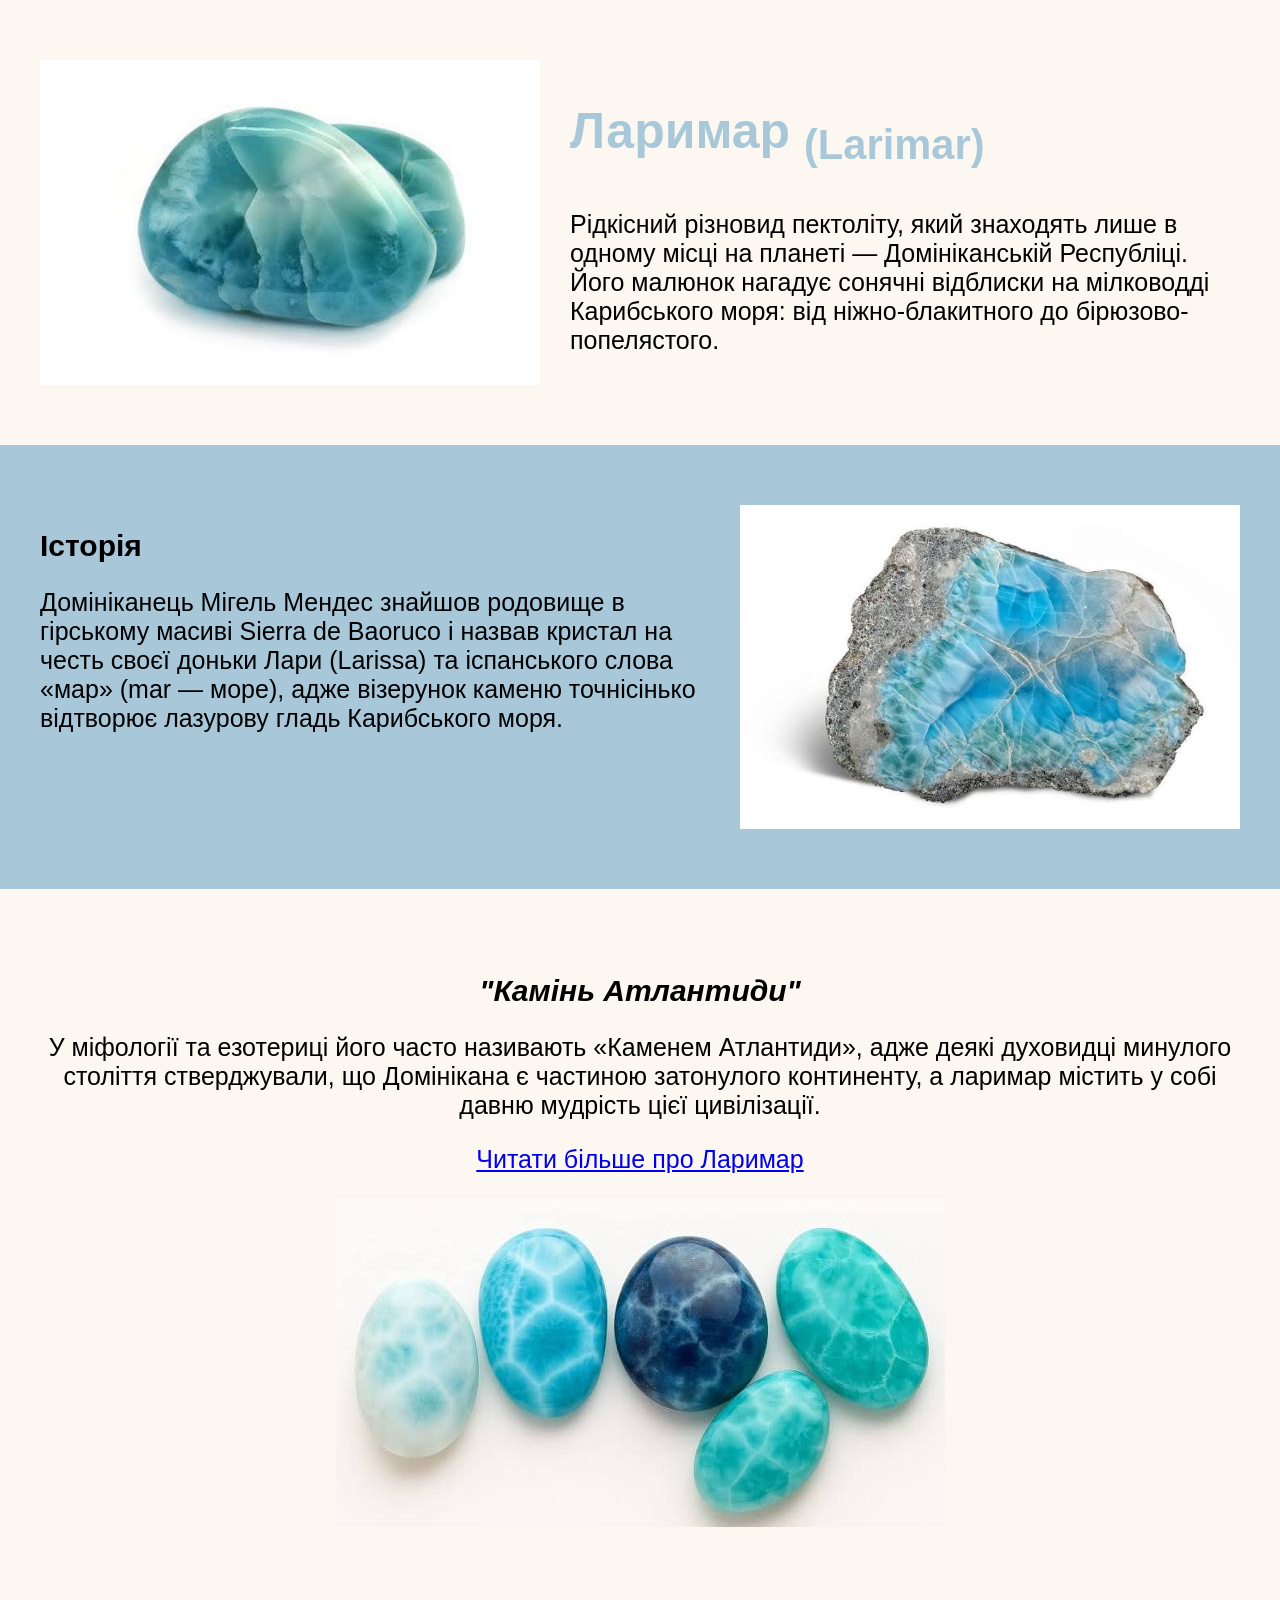
<file: index.html>
<head>
    <title>Larimar</title>
    <link rel="stylesheet" href="style.css">
</head>

<body>

    <!-- БЛОК 1 -->
    <section style="background-color: #fcf8f1;">
        <div class="flex-block">
            <img id="larimar-photo" src="photo/ларимар 1.jpg" width="500" height="300">
            <div>
                <h1 style="color: #a8c8da;"> Ларимар <sub> (Larimar) </h1>
                <p>Рідкісний різновид пектоліту, який знаходять лише в одному місці на планеті — Домініканській Республіці. Його малюнок нагадує сонячні відблиски на мілководді Карибського моря: від ніжно-блакитного до бірюзово-попелястого.</p>
            </div>
        </div>
    </section>

    <!-- БЛОК 2  -->
    <section style="background-color: #a8c8da;">
        <div class="flex-block">
            <div>
                <h2>Історія</h2>
                <p>Домініканець Мігель Мендес знайшов родовище в гірському масиві Sierra de Baoruco і назвав кристал на честь своєї доньки Лари (Larissa) та іспанського слова «мар» (mar — море), адже візерунок каменю точнісінько відтворює лазурову гладь Карибського моря.</p>
            </div>
                <img id="larimar-photo" src="photo/ларимар 2.jpg" width="500" height="300" >
        </div>
    </section>

    <!-- БЛОК 3 -->
<section style="background-color: #fcf8f1;">
    <!-- Верхній блок з текстом та картинкою -->
    <div style="text-align: center;">
        <h2><i>"Камінь Атлантиди"</i></h2>
        <p>У міфології та езотериці його часто називають «Каменем Атлантиди», адже деякі духовидці минулого століття стверджували, що Домінікана є частиною затонулого континенту, а ларимар містить у собі давню мудрість цієї цивілізації.</p>
        <p><a href="https://en.wikipedia.org/wiki/Larimar">Читати більше про Ларимар</a></p>
        <img id="larimar-photo" src="photo/ларимар 3.jpg" style="display: block; margin: 0 auto;">
    </div>

    <!-- Нижній блок з відео -->
    <div class="flex-block" style="align-items: center; justify-content: center; margin-top: 20px;">
        <iframe width="560" height="315" src="https://www.youtube.com/embed/1WESXbdfdtI?si=6SKSATsCNAJYZfq4" title="YouTube video player" frameborder="0" allow="accelerometer; autoplay; clipboard-write; encrypted-media; gyroscope; picture-in-picture; web-share" referrerpolicy="strict-origin-when-cross-origin" allowfullscreen></iframe>
    </div>
</section>

</body>
</file>
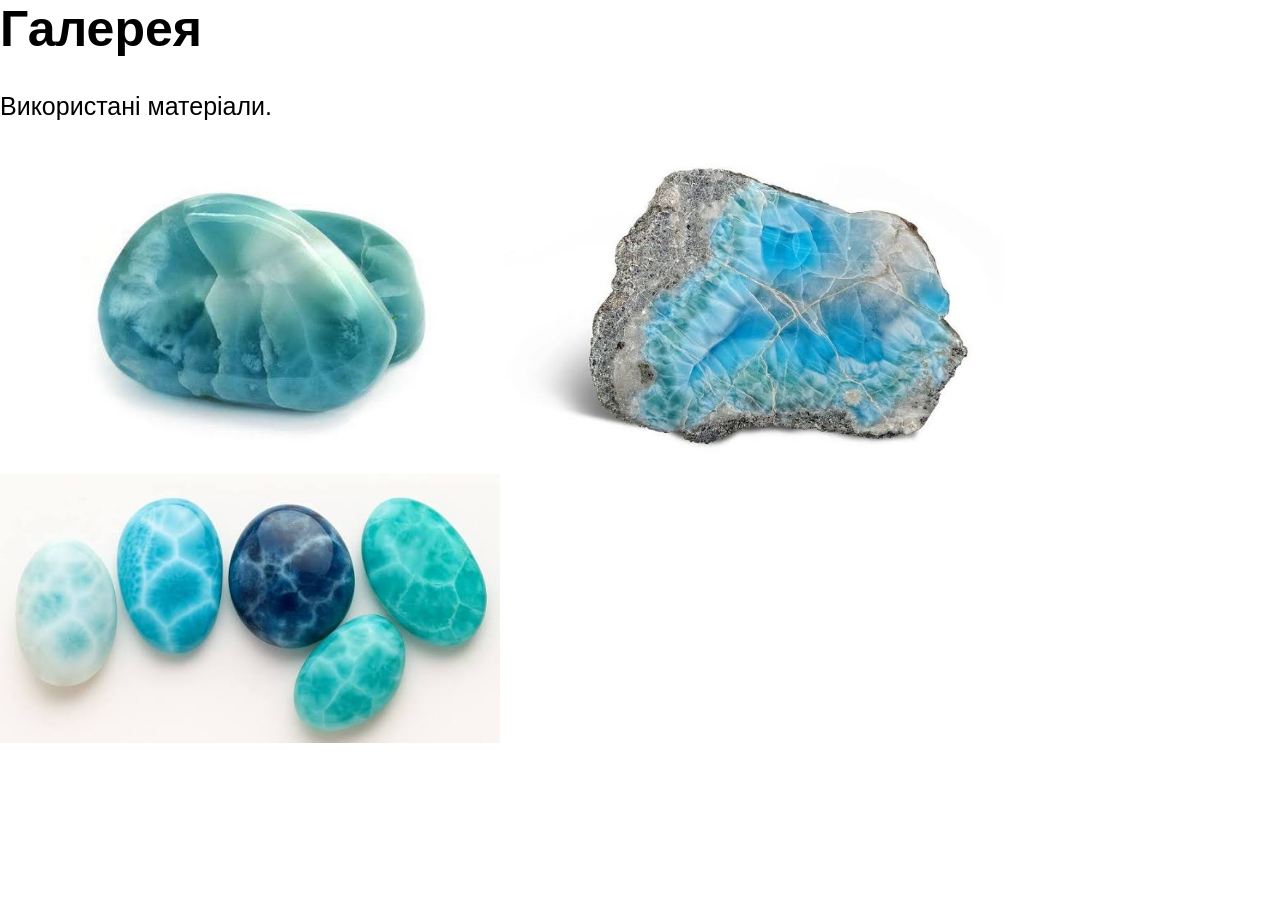
<file: pages/gallery.html>
<head>
  <title>gallery</title>
  <link rel="stylesheet" href="../style.css">
 </head>
 <body>

  <h1>Галерея</h1>
  <p>Використані матеріали.</p>
  <img src="../photo/ларимар 1.jpg" width="500" height="300">
  <img src="../photo/ларимар 2.jpg" width="500" height="300">
  <img src="../photo/ларимар 3.jpg" width="500" height="300">

 </body>
</file>
<file: style.css>
body {
            margin: 0;
            font-family: Helvetica;
        }
        section {
            padding: 60px 40px;
        }
        .flex-block {
            display: flex;
            align-items: top;
            gap: 30px;
        }
        img {
            max-width: 100%;
            height: auto;
        }
h1 {
    font-size: 50px; 
}

h2 {
    font-size: 30px; 
}

p, li {
    font-size: 25px;
}
</file>
